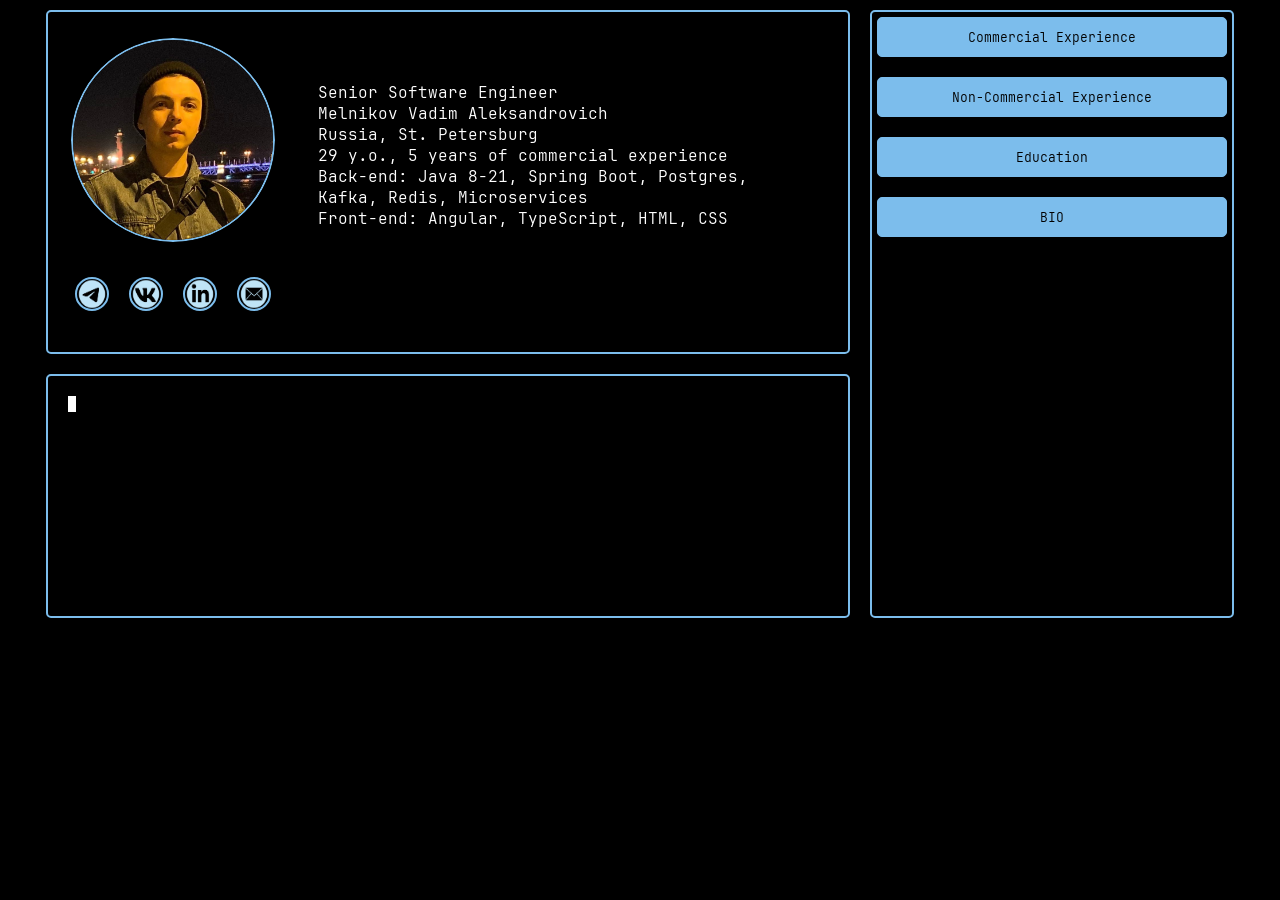
<file: index.html>
<!doctype html>
<html lang="en" data-critters-container>
<head><link rel="preconnect" href="https://fonts.gstatic.com" crossorigin>
  <meta charset="utf-8">
  <title>Melnikov Vadim Software Developer Resume</title>
  <base href="/">
  <meta name="viewport" content="width=device-width, initial-scale=1.0">
  <link rel="icon" type="image/x-icon" href="favicon.ico">
  <style>@font-face{font-family:'Roboto';font-style:normal;font-weight:300;font-stretch:100%;font-display:swap;src:url(https://fonts.gstatic.com/s/roboto/v51/KFO7CnqEu92Fr1ME7kSn66aGLdTylUAMa3GUBGEe.woff2) format('woff2');unicode-range:U+0460-052F, U+1C80-1C8A, U+20B4, U+2DE0-2DFF, U+A640-A69F, U+FE2E-FE2F;}@font-face{font-family:'Roboto';font-style:normal;font-weight:300;font-stretch:100%;font-display:swap;src:url(https://fonts.gstatic.com/s/roboto/v51/KFO7CnqEu92Fr1ME7kSn66aGLdTylUAMa3iUBGEe.woff2) format('woff2');unicode-range:U+0301, U+0400-045F, U+0490-0491, U+04B0-04B1, U+2116;}@font-face{font-family:'Roboto';font-style:normal;font-weight:300;font-stretch:100%;font-display:swap;src:url(https://fonts.gstatic.com/s/roboto/v51/KFO7CnqEu92Fr1ME7kSn66aGLdTylUAMa3CUBGEe.woff2) format('woff2');unicode-range:U+1F00-1FFF;}@font-face{font-family:'Roboto';font-style:normal;font-weight:300;font-stretch:100%;font-display:swap;src:url(https://fonts.gstatic.com/s/roboto/v51/KFO7CnqEu92Fr1ME7kSn66aGLdTylUAMa3-UBGEe.woff2) format('woff2');unicode-range:U+0370-0377, U+037A-037F, U+0384-038A, U+038C, U+038E-03A1, U+03A3-03FF;}@font-face{font-family:'Roboto';font-style:normal;font-weight:300;font-stretch:100%;font-display:swap;src:url(https://fonts.gstatic.com/s/roboto/v51/KFO7CnqEu92Fr1ME7kSn66aGLdTylUAMawCUBGEe.woff2) format('woff2');unicode-range:U+0302-0303, U+0305, U+0307-0308, U+0310, U+0312, U+0315, U+031A, U+0326-0327, U+032C, U+032F-0330, U+0332-0333, U+0338, U+033A, U+0346, U+034D, U+0391-03A1, U+03A3-03A9, U+03B1-03C9, U+03D1, U+03D5-03D6, U+03F0-03F1, U+03F4-03F5, U+2016-2017, U+2034-2038, U+203C, U+2040, U+2043, U+2047, U+2050, U+2057, U+205F, U+2070-2071, U+2074-208E, U+2090-209C, U+20D0-20DC, U+20E1, U+20E5-20EF, U+2100-2112, U+2114-2115, U+2117-2121, U+2123-214F, U+2190, U+2192, U+2194-21AE, U+21B0-21E5, U+21F1-21F2, U+21F4-2211, U+2213-2214, U+2216-22FF, U+2308-230B, U+2310, U+2319, U+231C-2321, U+2336-237A, U+237C, U+2395, U+239B-23B7, U+23D0, U+23DC-23E1, U+2474-2475, U+25AF, U+25B3, U+25B7, U+25BD, U+25C1, U+25CA, U+25CC, U+25FB, U+266D-266F, U+27C0-27FF, U+2900-2AFF, U+2B0E-2B11, U+2B30-2B4C, U+2BFE, U+3030, U+FF5B, U+FF5D, U+1D400-1D7FF, U+1EE00-1EEFF;}@font-face{font-family:'Roboto';font-style:normal;font-weight:300;font-stretch:100%;font-display:swap;src:url(https://fonts.gstatic.com/s/roboto/v51/KFO7CnqEu92Fr1ME7kSn66aGLdTylUAMaxKUBGEe.woff2) format('woff2');unicode-range:U+0001-000C, U+000E-001F, U+007F-009F, U+20DD-20E0, U+20E2-20E4, U+2150-218F, U+2190, U+2192, U+2194-2199, U+21AF, U+21E6-21F0, U+21F3, U+2218-2219, U+2299, U+22C4-22C6, U+2300-243F, U+2440-244A, U+2460-24FF, U+25A0-27BF, U+2800-28FF, U+2921-2922, U+2981, U+29BF, U+29EB, U+2B00-2BFF, U+4DC0-4DFF, U+FFF9-FFFB, U+10140-1018E, U+10190-1019C, U+101A0, U+101D0-101FD, U+102E0-102FB, U+10E60-10E7E, U+1D2C0-1D2D3, U+1D2E0-1D37F, U+1F000-1F0FF, U+1F100-1F1AD, U+1F1E6-1F1FF, U+1F30D-1F30F, U+1F315, U+1F31C, U+1F31E, U+1F320-1F32C, U+1F336, U+1F378, U+1F37D, U+1F382, U+1F393-1F39F, U+1F3A7-1F3A8, U+1F3AC-1F3AF, U+1F3C2, U+1F3C4-1F3C6, U+1F3CA-1F3CE, U+1F3D4-1F3E0, U+1F3ED, U+1F3F1-1F3F3, U+1F3F5-1F3F7, U+1F408, U+1F415, U+1F41F, U+1F426, U+1F43F, U+1F441-1F442, U+1F444, U+1F446-1F449, U+1F44C-1F44E, U+1F453, U+1F46A, U+1F47D, U+1F4A3, U+1F4B0, U+1F4B3, U+1F4B9, U+1F4BB, U+1F4BF, U+1F4C8-1F4CB, U+1F4D6, U+1F4DA, U+1F4DF, U+1F4E3-1F4E6, U+1F4EA-1F4ED, U+1F4F7, U+1F4F9-1F4FB, U+1F4FD-1F4FE, U+1F503, U+1F507-1F50B, U+1F50D, U+1F512-1F513, U+1F53E-1F54A, U+1F54F-1F5FA, U+1F610, U+1F650-1F67F, U+1F687, U+1F68D, U+1F691, U+1F694, U+1F698, U+1F6AD, U+1F6B2, U+1F6B9-1F6BA, U+1F6BC, U+1F6C6-1F6CF, U+1F6D3-1F6D7, U+1F6E0-1F6EA, U+1F6F0-1F6F3, U+1F6F7-1F6FC, U+1F700-1F7FF, U+1F800-1F80B, U+1F810-1F847, U+1F850-1F859, U+1F860-1F887, U+1F890-1F8AD, U+1F8B0-1F8BB, U+1F8C0-1F8C1, U+1F900-1F90B, U+1F93B, U+1F946, U+1F984, U+1F996, U+1F9E9, U+1FA00-1FA6F, U+1FA70-1FA7C, U+1FA80-1FA89, U+1FA8F-1FAC6, U+1FACE-1FADC, U+1FADF-1FAE9, U+1FAF0-1FAF8, U+1FB00-1FBFF;}@font-face{font-family:'Roboto';font-style:normal;font-weight:300;font-stretch:100%;font-display:swap;src:url(https://fonts.gstatic.com/s/roboto/v51/KFO7CnqEu92Fr1ME7kSn66aGLdTylUAMa3OUBGEe.woff2) format('woff2');unicode-range:U+0102-0103, U+0110-0111, U+0128-0129, U+0168-0169, U+01A0-01A1, U+01AF-01B0, U+0300-0301, U+0303-0304, U+0308-0309, U+0323, U+0329, U+1EA0-1EF9, U+20AB;}@font-face{font-family:'Roboto';font-style:normal;font-weight:300;font-stretch:100%;font-display:swap;src:url(https://fonts.gstatic.com/s/roboto/v51/KFO7CnqEu92Fr1ME7kSn66aGLdTylUAMa3KUBGEe.woff2) format('woff2');unicode-range:U+0100-02BA, U+02BD-02C5, U+02C7-02CC, U+02CE-02D7, U+02DD-02FF, U+0304, U+0308, U+0329, U+1D00-1DBF, U+1E00-1E9F, U+1EF2-1EFF, U+2020, U+20A0-20AB, U+20AD-20C0, U+2113, U+2C60-2C7F, U+A720-A7FF;}@font-face{font-family:'Roboto';font-style:normal;font-weight:300;font-stretch:100%;font-display:swap;src:url(https://fonts.gstatic.com/s/roboto/v51/KFO7CnqEu92Fr1ME7kSn66aGLdTylUAMa3yUBA.woff2) format('woff2');unicode-range:U+0000-00FF, U+0131, U+0152-0153, U+02BB-02BC, U+02C6, U+02DA, U+02DC, U+0304, U+0308, U+0329, U+2000-206F, U+20AC, U+2122, U+2191, U+2193, U+2212, U+2215, U+FEFF, U+FFFD;}@font-face{font-family:'Roboto';font-style:normal;font-weight:400;font-stretch:100%;font-display:swap;src:url(https://fonts.gstatic.com/s/roboto/v51/KFO7CnqEu92Fr1ME7kSn66aGLdTylUAMa3GUBGEe.woff2) format('woff2');unicode-range:U+0460-052F, U+1C80-1C8A, U+20B4, U+2DE0-2DFF, U+A640-A69F, U+FE2E-FE2F;}@font-face{font-family:'Roboto';font-style:normal;font-weight:400;font-stretch:100%;font-display:swap;src:url(https://fonts.gstatic.com/s/roboto/v51/KFO7CnqEu92Fr1ME7kSn66aGLdTylUAMa3iUBGEe.woff2) format('woff2');unicode-range:U+0301, U+0400-045F, U+0490-0491, U+04B0-04B1, U+2116;}@font-face{font-family:'Roboto';font-style:normal;font-weight:400;font-stretch:100%;font-display:swap;src:url(https://fonts.gstatic.com/s/roboto/v51/KFO7CnqEu92Fr1ME7kSn66aGLdTylUAMa3CUBGEe.woff2) format('woff2');unicode-range:U+1F00-1FFF;}@font-face{font-family:'Roboto';font-style:normal;font-weight:400;font-stretch:100%;font-display:swap;src:url(https://fonts.gstatic.com/s/roboto/v51/KFO7CnqEu92Fr1ME7kSn66aGLdTylUAMa3-UBGEe.woff2) format('woff2');unicode-range:U+0370-0377, U+037A-037F, U+0384-038A, U+038C, U+038E-03A1, U+03A3-03FF;}@font-face{font-family:'Roboto';font-style:normal;font-weight:400;font-stretch:100%;font-display:swap;src:url(https://fonts.gstatic.com/s/roboto/v51/KFO7CnqEu92Fr1ME7kSn66aGLdTylUAMawCUBGEe.woff2) format('woff2');unicode-range:U+0302-0303, U+0305, U+0307-0308, U+0310, U+0312, U+0315, U+031A, U+0326-0327, U+032C, U+032F-0330, U+0332-0333, U+0338, U+033A, U+0346, U+034D, U+0391-03A1, U+03A3-03A9, U+03B1-03C9, U+03D1, U+03D5-03D6, U+03F0-03F1, U+03F4-03F5, U+2016-2017, U+2034-2038, U+203C, U+2040, U+2043, U+2047, U+2050, U+2057, U+205F, U+2070-2071, U+2074-208E, U+2090-209C, U+20D0-20DC, U+20E1, U+20E5-20EF, U+2100-2112, U+2114-2115, U+2117-2121, U+2123-214F, U+2190, U+2192, U+2194-21AE, U+21B0-21E5, U+21F1-21F2, U+21F4-2211, U+2213-2214, U+2216-22FF, U+2308-230B, U+2310, U+2319, U+231C-2321, U+2336-237A, U+237C, U+2395, U+239B-23B7, U+23D0, U+23DC-23E1, U+2474-2475, U+25AF, U+25B3, U+25B7, U+25BD, U+25C1, U+25CA, U+25CC, U+25FB, U+266D-266F, U+27C0-27FF, U+2900-2AFF, U+2B0E-2B11, U+2B30-2B4C, U+2BFE, U+3030, U+FF5B, U+FF5D, U+1D400-1D7FF, U+1EE00-1EEFF;}@font-face{font-family:'Roboto';font-style:normal;font-weight:400;font-stretch:100%;font-display:swap;src:url(https://fonts.gstatic.com/s/roboto/v51/KFO7CnqEu92Fr1ME7kSn66aGLdTylUAMaxKUBGEe.woff2) format('woff2');unicode-range:U+0001-000C, U+000E-001F, U+007F-009F, U+20DD-20E0, U+20E2-20E4, U+2150-218F, U+2190, U+2192, U+2194-2199, U+21AF, U+21E6-21F0, U+21F3, U+2218-2219, U+2299, U+22C4-22C6, U+2300-243F, U+2440-244A, U+2460-24FF, U+25A0-27BF, U+2800-28FF, U+2921-2922, U+2981, U+29BF, U+29EB, U+2B00-2BFF, U+4DC0-4DFF, U+FFF9-FFFB, U+10140-1018E, U+10190-1019C, U+101A0, U+101D0-101FD, U+102E0-102FB, U+10E60-10E7E, U+1D2C0-1D2D3, U+1D2E0-1D37F, U+1F000-1F0FF, U+1F100-1F1AD, U+1F1E6-1F1FF, U+1F30D-1F30F, U+1F315, U+1F31C, U+1F31E, U+1F320-1F32C, U+1F336, U+1F378, U+1F37D, U+1F382, U+1F393-1F39F, U+1F3A7-1F3A8, U+1F3AC-1F3AF, U+1F3C2, U+1F3C4-1F3C6, U+1F3CA-1F3CE, U+1F3D4-1F3E0, U+1F3ED, U+1F3F1-1F3F3, U+1F3F5-1F3F7, U+1F408, U+1F415, U+1F41F, U+1F426, U+1F43F, U+1F441-1F442, U+1F444, U+1F446-1F449, U+1F44C-1F44E, U+1F453, U+1F46A, U+1F47D, U+1F4A3, U+1F4B0, U+1F4B3, U+1F4B9, U+1F4BB, U+1F4BF, U+1F4C8-1F4CB, U+1F4D6, U+1F4DA, U+1F4DF, U+1F4E3-1F4E6, U+1F4EA-1F4ED, U+1F4F7, U+1F4F9-1F4FB, U+1F4FD-1F4FE, U+1F503, U+1F507-1F50B, U+1F50D, U+1F512-1F513, U+1F53E-1F54A, U+1F54F-1F5FA, U+1F610, U+1F650-1F67F, U+1F687, U+1F68D, U+1F691, U+1F694, U+1F698, U+1F6AD, U+1F6B2, U+1F6B9-1F6BA, U+1F6BC, U+1F6C6-1F6CF, U+1F6D3-1F6D7, U+1F6E0-1F6EA, U+1F6F0-1F6F3, U+1F6F7-1F6FC, U+1F700-1F7FF, U+1F800-1F80B, U+1F810-1F847, U+1F850-1F859, U+1F860-1F887, U+1F890-1F8AD, U+1F8B0-1F8BB, U+1F8C0-1F8C1, U+1F900-1F90B, U+1F93B, U+1F946, U+1F984, U+1F996, U+1F9E9, U+1FA00-1FA6F, U+1FA70-1FA7C, U+1FA80-1FA89, U+1FA8F-1FAC6, U+1FACE-1FADC, U+1FADF-1FAE9, U+1FAF0-1FAF8, U+1FB00-1FBFF;}@font-face{font-family:'Roboto';font-style:normal;font-weight:400;font-stretch:100%;font-display:swap;src:url(https://fonts.gstatic.com/s/roboto/v51/KFO7CnqEu92Fr1ME7kSn66aGLdTylUAMa3OUBGEe.woff2) format('woff2');unicode-range:U+0102-0103, U+0110-0111, U+0128-0129, U+0168-0169, U+01A0-01A1, U+01AF-01B0, U+0300-0301, U+0303-0304, U+0308-0309, U+0323, U+0329, U+1EA0-1EF9, U+20AB;}@font-face{font-family:'Roboto';font-style:normal;font-weight:400;font-stretch:100%;font-display:swap;src:url(https://fonts.gstatic.com/s/roboto/v51/KFO7CnqEu92Fr1ME7kSn66aGLdTylUAMa3KUBGEe.woff2) format('woff2');unicode-range:U+0100-02BA, U+02BD-02C5, U+02C7-02CC, U+02CE-02D7, U+02DD-02FF, U+0304, U+0308, U+0329, U+1D00-1DBF, U+1E00-1E9F, U+1EF2-1EFF, U+2020, U+20A0-20AB, U+20AD-20C0, U+2113, U+2C60-2C7F, U+A720-A7FF;}@font-face{font-family:'Roboto';font-style:normal;font-weight:400;font-stretch:100%;font-display:swap;src:url(https://fonts.gstatic.com/s/roboto/v51/KFO7CnqEu92Fr1ME7kSn66aGLdTylUAMa3yUBA.woff2) format('woff2');unicode-range:U+0000-00FF, U+0131, U+0152-0153, U+02BB-02BC, U+02C6, U+02DA, U+02DC, U+0304, U+0308, U+0329, U+2000-206F, U+20AC, U+2122, U+2191, U+2193, U+2212, U+2215, U+FEFF, U+FFFD;}@font-face{font-family:'Roboto';font-style:normal;font-weight:500;font-stretch:100%;font-display:swap;src:url(https://fonts.gstatic.com/s/roboto/v51/KFO7CnqEu92Fr1ME7kSn66aGLdTylUAMa3GUBGEe.woff2) format('woff2');unicode-range:U+0460-052F, U+1C80-1C8A, U+20B4, U+2DE0-2DFF, U+A640-A69F, U+FE2E-FE2F;}@font-face{font-family:'Roboto';font-style:normal;font-weight:500;font-stretch:100%;font-display:swap;src:url(https://fonts.gstatic.com/s/roboto/v51/KFO7CnqEu92Fr1ME7kSn66aGLdTylUAMa3iUBGEe.woff2) format('woff2');unicode-range:U+0301, U+0400-045F, U+0490-0491, U+04B0-04B1, U+2116;}@font-face{font-family:'Roboto';font-style:normal;font-weight:500;font-stretch:100%;font-display:swap;src:url(https://fonts.gstatic.com/s/roboto/v51/KFO7CnqEu92Fr1ME7kSn66aGLdTylUAMa3CUBGEe.woff2) format('woff2');unicode-range:U+1F00-1FFF;}@font-face{font-family:'Roboto';font-style:normal;font-weight:500;font-stretch:100%;font-display:swap;src:url(https://fonts.gstatic.com/s/roboto/v51/KFO7CnqEu92Fr1ME7kSn66aGLdTylUAMa3-UBGEe.woff2) format('woff2');unicode-range:U+0370-0377, U+037A-037F, U+0384-038A, U+038C, U+038E-03A1, U+03A3-03FF;}@font-face{font-family:'Roboto';font-style:normal;font-weight:500;font-stretch:100%;font-display:swap;src:url(https://fonts.gstatic.com/s/roboto/v51/KFO7CnqEu92Fr1ME7kSn66aGLdTylUAMawCUBGEe.woff2) format('woff2');unicode-range:U+0302-0303, U+0305, U+0307-0308, U+0310, U+0312, U+0315, U+031A, U+0326-0327, U+032C, U+032F-0330, U+0332-0333, U+0338, U+033A, U+0346, U+034D, U+0391-03A1, U+03A3-03A9, U+03B1-03C9, U+03D1, U+03D5-03D6, U+03F0-03F1, U+03F4-03F5, U+2016-2017, U+2034-2038, U+203C, U+2040, U+2043, U+2047, U+2050, U+2057, U+205F, U+2070-2071, U+2074-208E, U+2090-209C, U+20D0-20DC, U+20E1, U+20E5-20EF, U+2100-2112, U+2114-2115, U+2117-2121, U+2123-214F, U+2190, U+2192, U+2194-21AE, U+21B0-21E5, U+21F1-21F2, U+21F4-2211, U+2213-2214, U+2216-22FF, U+2308-230B, U+2310, U+2319, U+231C-2321, U+2336-237A, U+237C, U+2395, U+239B-23B7, U+23D0, U+23DC-23E1, U+2474-2475, U+25AF, U+25B3, U+25B7, U+25BD, U+25C1, U+25CA, U+25CC, U+25FB, U+266D-266F, U+27C0-27FF, U+2900-2AFF, U+2B0E-2B11, U+2B30-2B4C, U+2BFE, U+3030, U+FF5B, U+FF5D, U+1D400-1D7FF, U+1EE00-1EEFF;}@font-face{font-family:'Roboto';font-style:normal;font-weight:500;font-stretch:100%;font-display:swap;src:url(https://fonts.gstatic.com/s/roboto/v51/KFO7CnqEu92Fr1ME7kSn66aGLdTylUAMaxKUBGEe.woff2) format('woff2');unicode-range:U+0001-000C, U+000E-001F, U+007F-009F, U+20DD-20E0, U+20E2-20E4, U+2150-218F, U+2190, U+2192, U+2194-2199, U+21AF, U+21E6-21F0, U+21F3, U+2218-2219, U+2299, U+22C4-22C6, U+2300-243F, U+2440-244A, U+2460-24FF, U+25A0-27BF, U+2800-28FF, U+2921-2922, U+2981, U+29BF, U+29EB, U+2B00-2BFF, U+4DC0-4DFF, U+FFF9-FFFB, U+10140-1018E, U+10190-1019C, U+101A0, U+101D0-101FD, U+102E0-102FB, U+10E60-10E7E, U+1D2C0-1D2D3, U+1D2E0-1D37F, U+1F000-1F0FF, U+1F100-1F1AD, U+1F1E6-1F1FF, U+1F30D-1F30F, U+1F315, U+1F31C, U+1F31E, U+1F320-1F32C, U+1F336, U+1F378, U+1F37D, U+1F382, U+1F393-1F39F, U+1F3A7-1F3A8, U+1F3AC-1F3AF, U+1F3C2, U+1F3C4-1F3C6, U+1F3CA-1F3CE, U+1F3D4-1F3E0, U+1F3ED, U+1F3F1-1F3F3, U+1F3F5-1F3F7, U+1F408, U+1F415, U+1F41F, U+1F426, U+1F43F, U+1F441-1F442, U+1F444, U+1F446-1F449, U+1F44C-1F44E, U+1F453, U+1F46A, U+1F47D, U+1F4A3, U+1F4B0, U+1F4B3, U+1F4B9, U+1F4BB, U+1F4BF, U+1F4C8-1F4CB, U+1F4D6, U+1F4DA, U+1F4DF, U+1F4E3-1F4E6, U+1F4EA-1F4ED, U+1F4F7, U+1F4F9-1F4FB, U+1F4FD-1F4FE, U+1F503, U+1F507-1F50B, U+1F50D, U+1F512-1F513, U+1F53E-1F54A, U+1F54F-1F5FA, U+1F610, U+1F650-1F67F, U+1F687, U+1F68D, U+1F691, U+1F694, U+1F698, U+1F6AD, U+1F6B2, U+1F6B9-1F6BA, U+1F6BC, U+1F6C6-1F6CF, U+1F6D3-1F6D7, U+1F6E0-1F6EA, U+1F6F0-1F6F3, U+1F6F7-1F6FC, U+1F700-1F7FF, U+1F800-1F80B, U+1F810-1F847, U+1F850-1F859, U+1F860-1F887, U+1F890-1F8AD, U+1F8B0-1F8BB, U+1F8C0-1F8C1, U+1F900-1F90B, U+1F93B, U+1F946, U+1F984, U+1F996, U+1F9E9, U+1FA00-1FA6F, U+1FA70-1FA7C, U+1FA80-1FA89, U+1FA8F-1FAC6, U+1FACE-1FADC, U+1FADF-1FAE9, U+1FAF0-1FAF8, U+1FB00-1FBFF;}@font-face{font-family:'Roboto';font-style:normal;font-weight:500;font-stretch:100%;font-display:swap;src:url(https://fonts.gstatic.com/s/roboto/v51/KFO7CnqEu92Fr1ME7kSn66aGLdTylUAMa3OUBGEe.woff2) format('woff2');unicode-range:U+0102-0103, U+0110-0111, U+0128-0129, U+0168-0169, U+01A0-01A1, U+01AF-01B0, U+0300-0301, U+0303-0304, U+0308-0309, U+0323, U+0329, U+1EA0-1EF9, U+20AB;}@font-face{font-family:'Roboto';font-style:normal;font-weight:500;font-stretch:100%;font-display:swap;src:url(https://fonts.gstatic.com/s/roboto/v51/KFO7CnqEu92Fr1ME7kSn66aGLdTylUAMa3KUBGEe.woff2) format('woff2');unicode-range:U+0100-02BA, U+02BD-02C5, U+02C7-02CC, U+02CE-02D7, U+02DD-02FF, U+0304, U+0308, U+0329, U+1D00-1DBF, U+1E00-1E9F, U+1EF2-1EFF, U+2020, U+20A0-20AB, U+20AD-20C0, U+2113, U+2C60-2C7F, U+A720-A7FF;}@font-face{font-family:'Roboto';font-style:normal;font-weight:500;font-stretch:100%;font-display:swap;src:url(https://fonts.gstatic.com/s/roboto/v51/KFO7CnqEu92Fr1ME7kSn66aGLdTylUAMa3yUBA.woff2) format('woff2');unicode-range:U+0000-00FF, U+0131, U+0152-0153, U+02BB-02BC, U+02C6, U+02DA, U+02DC, U+0304, U+0308, U+0329, U+2000-206F, U+20AC, U+2122, U+2191, U+2193, U+2212, U+2215, U+FEFF, U+FFFD;}</style>
  <style>@font-face{font-family:'Material Icons';font-style:normal;font-weight:400;src:url(https://fonts.gstatic.com/s/materialicons/v145/flUhRq6tzZclQEJ-Vdg-IuiaDsNc.woff2) format('woff2');}.material-icons{font-family:'Material Icons';font-weight:normal;font-style:normal;font-size:24px;line-height:1;letter-spacing:normal;text-transform:none;display:inline-block;white-space:nowrap;word-wrap:normal;direction:ltr;-webkit-font-feature-settings:'liga';-webkit-font-smoothing:antialiased;}</style>
<style>:root{--main-color:rgb(124, 189, 236);display:flex;justify-content:center;align-items:center}@font-face{font-family:MainFont;src:url("./media/JetBrainsMono-Light-CTKU7X5R.woff2")}html{height:100%;scroll-behavior:smooth;overflow-x:hidden}body{height:100%;margin:0;background-color:#000;color:#fff;font-family:MainFont,Roboto,Helvetica Neue,sans-serif}@media (max-width: 768px){body{width:100%}}</style><link rel="stylesheet" href="styles-Z6L4TWD4.css" media="print" onload="this.media='all'"><noscript><link rel="stylesheet" href="styles-Z6L4TWD4.css"></noscript></head>
<body class="mat-typography">
  <app-root></app-root>
<script src="polyfills-FFHMD2TL.js" type="module"></script><script src="main-WVGB2QWK.js" type="module"></script></body>
</html>
</file>
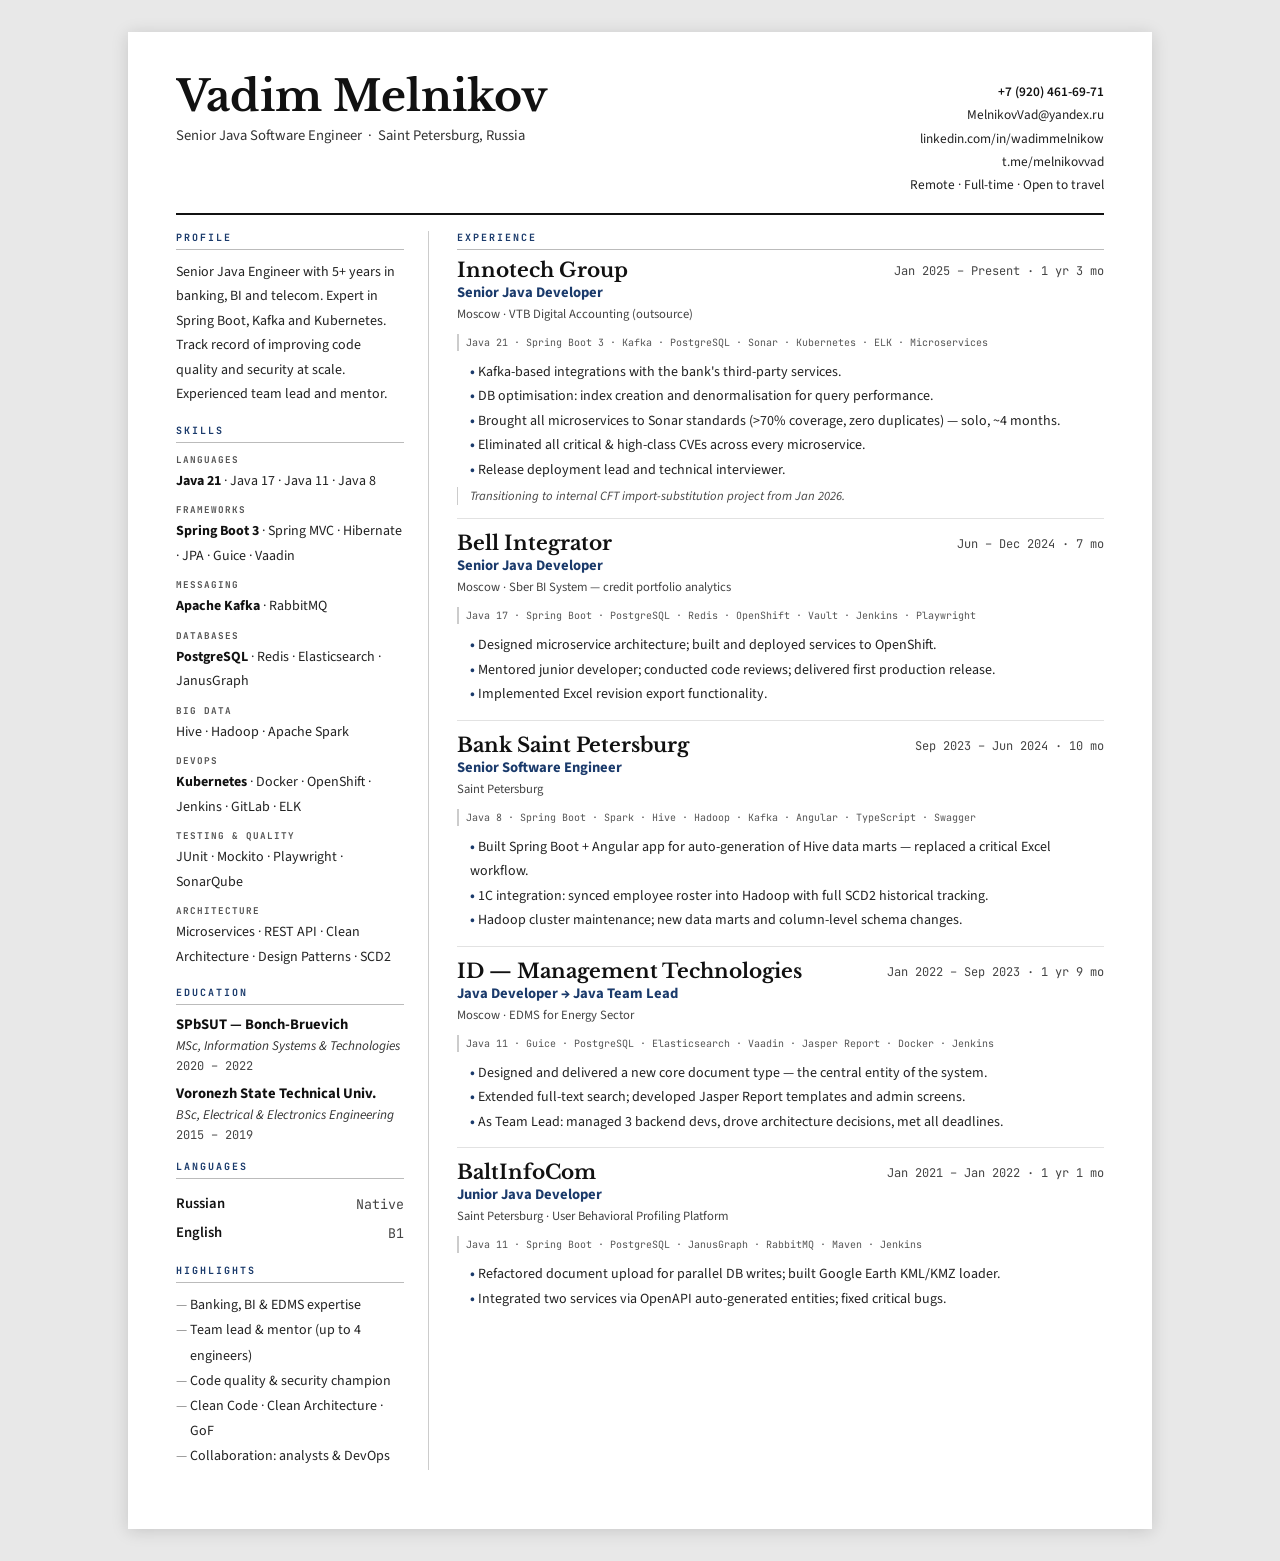
<file: static/resume.html>
<!DOCTYPE html>
<html>
<head>
  <meta charset="UTF-8">
  <title>Vadim Melnikov</title>
  <link
    href="https://fonts.googleapis.com/css2?family=Libre+Baskerville:ital,wght@0,400;0,700;1,400&family=Source+Sans+3:wght@300;400;500;600&family=JetBrains+Mono:wght@400;500&display=swap"
    rel="stylesheet">
  <style>
    * {
      margin: 0;
      padding: 0;
      box-sizing: border-box;
    }

    html {
      background: #e8e8e8;
      font-family: 'Source Sans 3', sans-serif;
    }

    body {
      width: 1024px;
      margin: 32px auto;
      background: #fff;
      box-shadow: 0 2px 16px rgba(0, 0, 0, 0.15);
      font-size: 11pt;
      color: #111;
    }

    .page {
      width: 1024px;
      min-height: 1497px;
      padding: 44px 48px 40px 48px;
    }

    /* ── HEADER ── */
    .header {
      width: 100%;
      border-bottom: 2.5px solid #111;
      padding-bottom: 16px;
      margin-bottom: 16px;
      overflow: hidden;
    }

    .header-left {
      float: left;
    }

    .header-right {
      float: right;
      text-align: right;
      padding-top: 4px;
    }

    .clearfix::after {
      content: '';
      display: table;
      clear: both;
    }

    h1 {
      font-family: 'Libre Baskerville', serif;
      font-size: 32pt;
      font-weight: 700;
      color: #111;
      line-height: 1;
    }

    .header-role {
      font-size: 11pt;
      color: #333;
      margin-top: 6px;
    }

    .ci {
      font-size: 10pt;
      color: #222;
      line-height: 1.75;
    }

    .ci b {
      color: #111;
      font-weight: 600;
    }

    /* ── TWO COLUMNS ── */
    .body-table {
      width: 100%;
      border-collapse: collapse;
      table-layout: fixed;
    }

    .col-aside {
      width: 252px;
      padding-right: 24px;
      border-right: 1px solid #ccc;
      vertical-align: top;
    }

    .col-main {
      padding-left: 28px;
      vertical-align: top;
    }

    /* ── SECTION TITLE ── */
    .st {
      font-family: 'JetBrains Mono', monospace;
      font-size: 7.5pt;
      font-weight: 700;
      letter-spacing: 2px;
      text-transform: uppercase;
      color: #1a3a6b;
      border-bottom: 1px solid #bbb;
      padding-bottom: 5px;
      margin-bottom: 10px;
      margin-top: 17px;
    }

    .st:first-child {
      margin-top: 0;
    }

    /* ── SKILLS ── */
    .sg {
      margin-bottom: 10px;
    }

    .sgn {
      font-family: 'JetBrains Mono', monospace;
      font-size: 7pt;
      font-weight: 700;
      letter-spacing: 1px;
      text-transform: uppercase;
      color: #555;
      margin-bottom: 3px;
    }

    .sgl {
      font-size: 10.5pt;
      color: #222;
      line-height: 1.75;
    }

    .sgl b {
      font-weight: 700;
      color: #111;
    }

    /* ── EDUCATION ── */
    .edu {
      margin-bottom: 10px;
    }

    .edu-uni {
      font-size: 11pt;
      font-weight: 700;
      color: #111;
      line-height: 1.3;
    }

    .edu-deg {
      font-size: 10pt;
      color: #333;
      font-style: italic;
      margin-top: 2px;
    }

    .edu-yr {
      font-family: 'JetBrains Mono', monospace;
      font-size: 9pt;
      color: #444;
      margin-top: 3px;
    }

    /* ── LANGUAGES ── */
    .lang-table {
      width: 100%;
      border-collapse: collapse;
    }

    .lang-name {
      font-size: 11pt;
      font-weight: 600;
      color: #111;
      padding: 4px 0;
    }

    .lang-level {
      font-family: 'JetBrains Mono', monospace;
      font-size: 10pt;
      color: #444;
      text-align: right;
    }

    /* ── HIGHLIGHTS ── */
    .hi {
      font-size: 10.5pt;
      color: #222;
      line-height: 1.8;
      padding-left: 14px;
      position: relative;
    }

    .hi::before {
      content: '—';
      position: absolute;
      left: 0;
      color: #888;
    }

    /* ── SUMMARY ── */
    .summary-text {
      font-size: 10.5pt;
      color: #222;
      line-height: 1.75;
    }

    /* ── JOBS ── */
    .job {
      margin-bottom: 14px;
      padding-bottom: 13px;
      border-bottom: 1px solid #e2e2e2;
    }

    .job:last-child {
      border-bottom: none;
      margin-bottom: 0;
      padding-bottom: 0;
    }

    .jh {
      width: 100%;
      border-collapse: collapse;
      margin-bottom: 2px;
    }

    .job-co {
      font-family: 'Libre Baskerville', serif;
      font-size: 15pt;
      font-weight: 700;
      color: #111;
      line-height: 1;
    }

    .job-per {
      font-family: 'JetBrains Mono', monospace;
      font-size: 9pt;
      color: #444;
      text-align: right;
      white-space: nowrap;
      vertical-align: bottom;
      padding-bottom: 1px;
    }

    .job-role {
      font-size: 11pt;
      font-weight: 700;
      color: #1a3a6b;
      margin-bottom: 2px;
    }

    .job-meta {
      font-size: 9.5pt;
      color: #444;
      margin-bottom: 11px;
    }

    .job-stack {
      font-family: 'JetBrains Mono', monospace;
      font-size: 7.5pt;
      color: #555;
      border-left: 2px solid #ccc;
      padding-left: 7px;
      margin-bottom: 9px;
      line-height: 1.7;
    }

    .b {
      font-size: 10.5pt;
      color: #222;
      line-height: 1.75;
      padding-left: 13px;
      position: relative;
    }

    .bd {
      color: #1a3a6b;
      font-weight: 700;
      margin-right: 3px;
    }

    .jnote {
      font-size: 9.5pt;
      color: #444;
      font-style: italic;
      margin-top: 5px;
      padding-left: 12px;
      border-left: 1px solid #ccc;
    }
    @media print {
      @page { size: 1024px 1497px; margin: 0; }
      html, body { background: #fff; margin: 0; box-shadow: none; }
      body { width: 1024px; }
      .page { min-height: auto; }

    }
  </style>
</head>
<body>
<div class="page">

  <div class="header clearfix">
    <div class="header-left">
      <h1>Vadim Melnikov</h1>
      <div class="header-role">Senior Java Software Engineer &nbsp;&middot;&nbsp; Saint Petersburg, Russia</div>
    </div>
    <div class="header-right">
      <div class="ci"><b>+7 (920) 461-69-71</b></div>
      <div class="ci">MelnikovVad@yandex.ru</div>
      <div class="ci">linkedin.com/in/wadimmelnikow</div>
      <div class="ci">t.me/melnikovvad</div>
      <div class="ci">Remote &middot; Full-time &middot; Open to travel</div>
    </div>
  </div>

  <table class="body-table">
    <tr>

      <td class="col-aside">

        <div class="st">Profile</div>
        <div class="summary-text">Senior Java Engineer with 5+ years in banking, BI and telecom. Expert in Spring Boot,
          Kafka and Kubernetes. Track record of improving code quality and security at scale. Experienced team lead and
          mentor.
        </div>

        <div class="st">Skills</div>
        <div class="sg">
          <div class="sgn">Languages</div>
          <div class="sgl"><b>Java 21</b> &middot; Java 17 &middot; Java 11 &middot; Java 8</div>
        </div>
        <div class="sg">
          <div class="sgn">Frameworks</div>
          <div class="sgl"><b>Spring Boot 3</b> &middot; Spring MVC &middot; Hibernate &middot; JPA &middot; Guice
            &middot; Vaadin
          </div>
        </div>
        <div class="sg">
          <div class="sgn">Messaging</div>
          <div class="sgl"><b>Apache Kafka</b> &middot; RabbitMQ</div>
        </div>
        <div class="sg">
          <div class="sgn">Databases</div>
          <div class="sgl"><b>PostgreSQL</b> &middot; Redis &middot; Elasticsearch &middot; JanusGraph</div>
        </div>
        <div class="sg">
          <div class="sgn">Big Data</div>
          <div class="sgl">Hive &middot; Hadoop &middot; Apache Spark</div>
        </div>
        <div class="sg">
          <div class="sgn">DevOps</div>
          <div class="sgl"><b>Kubernetes</b> &middot; Docker &middot; OpenShift &middot; Jenkins &middot; GitLab
            &middot; ELK
          </div>
        </div>
        <div class="sg">
          <div class="sgn">Testing &amp; Quality</div>
          <div class="sgl">JUnit &middot; Mockito &middot; Playwright &middot; SonarQube</div>
        </div>
        <div class="sg">
          <div class="sgn">Architecture</div>
          <div class="sgl">Microservices &middot; REST API &middot; Clean Architecture &middot; Design Patterns &middot;
            SCD2
          </div>
        </div>

        <div class="st">Education</div>
        <div class="edu">
          <div class="edu-uni">SPbSUT &mdash; Bonch-Bruevich</div>
          <div class="edu-deg">MSc, Information Systems &amp; Technologies</div>
          <div class="edu-yr">2020 &ndash; 2022</div>
        </div>
        <div class="edu">
          <div class="edu-uni">Voronezh State Technical Univ.</div>
          <div class="edu-deg">BSc, Electrical &amp; Electronics Engineering</div>
          <div class="edu-yr">2015 &ndash; 2019</div>
        </div>

        <div class="st">Languages</div>
        <table class="lang-table">
          <tr>
            <td class="lang-name">Russian</td>
            <td class="lang-level">Native</td>
          </tr>
          <tr>
            <td class="lang-name">English</td>
            <td class="lang-level">B1</td>
          </tr>
        </table>

        <div class="st">Highlights</div>
        <div class="hi">Banking, BI &amp; EDMS expertise</div>
        <div class="hi">Team lead &amp; mentor (up to 4 engineers)</div>
        <div class="hi">Code quality &amp; security champion</div>
        <div class="hi">Clean Code &middot; Clean Architecture &middot; GoF</div>
        <div class="hi">Collaboration: analysts &amp; DevOps</div>

      </td>

      <td class="col-main">

        <div class="st">Experience</div>

        <div class="job">
          <table class="jh">
            <tr>
              <td class="job-co">Innotech Group</td>
              <td class="job-per">Jan 2025 &ndash; Present &middot; 1 yr 3 mo</td>
            </tr>
          </table>
          <div class="job-role">Senior Java Developer</div>
          <div class="job-meta">Moscow &middot; VTB Digital Accounting (outsource)</div>
          <div class="job-stack">Java 21 &middot; Spring Boot 3 &middot; Kafka &middot; PostgreSQL &middot; Sonar
            &middot; Kubernetes &middot; ELK &middot; Microservices
          </div>
          <div class="b"><span class="bd">&bull;</span>Kafka-based integrations with the bank's third-party services.
          </div>
          <div class="b"><span class="bd">&bull;</span>DB optimisation: index creation and denormalisation for query
            performance.
          </div>
          <div class="b"><span class="bd">&bull;</span>Brought all microservices to Sonar standards (&gt;70% coverage,
            zero duplicates) &mdash; solo, ~4 months.
          </div>
          <div class="b"><span class="bd">&bull;</span>Eliminated all critical &amp; high-class CVEs across every
            microservice.
          </div>
          <div class="b"><span class="bd">&bull;</span>Release deployment lead and technical interviewer.</div>
          <div class="jnote">Transitioning to internal CFT import-substitution project from Jan 2026.</div>
        </div>

        <div class="job">
          <table class="jh">
            <tr>
              <td class="job-co">Bell Integrator</td>
              <td class="job-per">Jun &ndash; Dec 2024 &middot; 7 mo</td>
            </tr>
          </table>
          <div class="job-role">Senior Java Developer</div>
          <div class="job-meta">Moscow &middot; Sber BI System &mdash; credit portfolio analytics</div>
          <div class="job-stack">Java 17 &middot; Spring Boot &middot; PostgreSQL &middot; Redis &middot; OpenShift
            &middot; Vault &middot; Jenkins &middot; Playwright
          </div>
          <div class="b"><span class="bd">&bull;</span>Designed microservice architecture; built and deployed services
            to OpenShift.
          </div>
          <div class="b"><span class="bd">&bull;</span>Mentored junior developer; conducted code reviews; delivered
            first production release.
          </div>
          <div class="b"><span class="bd">&bull;</span>Implemented Excel revision export functionality.</div>
        </div>

        <div class="job">
          <table class="jh">
            <tr>
              <td class="job-co">Bank Saint Petersburg</td>
              <td class="job-per">Sep 2023 &ndash; Jun 2024 &middot; 10 mo</td>
            </tr>
          </table>
          <div class="job-role">Senior Software Engineer</div>
          <div class="job-meta">Saint Petersburg</div>
          <div class="job-stack">Java 8 &middot; Spring Boot &middot; Spark &middot; Hive &middot; Hadoop &middot; Kafka
            &middot; Angular &middot; TypeScript &middot; Swagger
          </div>
          <div class="b"><span class="bd">&bull;</span>Built Spring Boot + Angular app for auto-generation of Hive data
            marts &mdash; replaced a critical Excel workflow.
          </div>
          <div class="b"><span class="bd">&bull;</span>1C integration: synced employee roster into Hadoop with full SCD2
            historical tracking.
          </div>
          <div class="b"><span class="bd">&bull;</span>Hadoop cluster maintenance; new data marts and column-level
            schema changes.
          </div>
        </div>

        <div class="job">
          <table class="jh">
            <tr>
              <td class="job-co">ID &mdash; Management Technologies</td>
              <td class="job-per">Jan 2022 &ndash; Sep 2023 &middot; 1 yr 9 mo</td>
            </tr>
          </table>
          <div class="job-role">Java Developer &rarr; Java Team Lead</div>
          <div class="job-meta">Moscow &middot; EDMS for Energy Sector</div>
          <div class="job-stack">Java 11 &middot; Guice &middot; PostgreSQL &middot; Elasticsearch &middot; Vaadin
            &middot; Jasper Report &middot; Docker &middot; Jenkins
          </div>
          <div class="b"><span class="bd">&bull;</span>Designed and delivered a new core document type &mdash; the
            central entity of the system.
          </div>
          <div class="b"><span class="bd">&bull;</span>Extended full-text search; developed Jasper Report templates and
            admin screens.
          </div>
          <div class="b"><span class="bd">&bull;</span>As Team Lead: managed 3 backend devs, drove architecture
            decisions, met all deadlines.
          </div>
        </div>

        <div class="job">
          <table class="jh">
            <tr>
              <td class="job-co">BaltInfoCom</td>
              <td class="job-per">Jan 2021 &ndash; Jan 2022 &middot; 1 yr 1 mo</td>
            </tr>
          </table>
          <div class="job-role">Junior Java Developer</div>
          <div class="job-meta">Saint Petersburg &middot; User Behavioral Profiling Platform</div>
          <div class="job-stack">Java 11 &middot; Spring Boot &middot; PostgreSQL &middot; JanusGraph &middot; RabbitMQ
            &middot; Maven &middot; Jenkins
          </div>
          <div class="b"><span class="bd">&bull;</span>Refactored document upload for parallel DB writes; built Google
            Earth KML/KMZ loader.
          </div>
          <div class="b"><span class="bd">&bull;</span>Integrated two services via OpenAPI auto-generated entities;
            fixed critical bugs.
          </div>
        </div>

      </td>
    </tr>
  </table>
</div>
</body>
</html>
</file>
<file: styles-Z6L4TWD4.css>
:root{--main-color: rgb(124, 189, 236);display:flex;justify-content:center;align-items:center}@font-face{font-family:MainFont;src:url("./media/JetBrainsMono-Light-CTKU7X5R.woff2")}.row{display:flex;flex-direction:row;justify-content:center}.column{display:flex;flex-direction:column;align-content:center;align-items:center}html{height:100%;scroll-behavior:smooth;overflow-x:hidden}body{height:100%;margin:0;background-color:#000;color:#fff;font-family:MainFont,Roboto,Helvetica Neue,sans-serif}@media (max-width: 768px){body{width:100%}}
</file>
